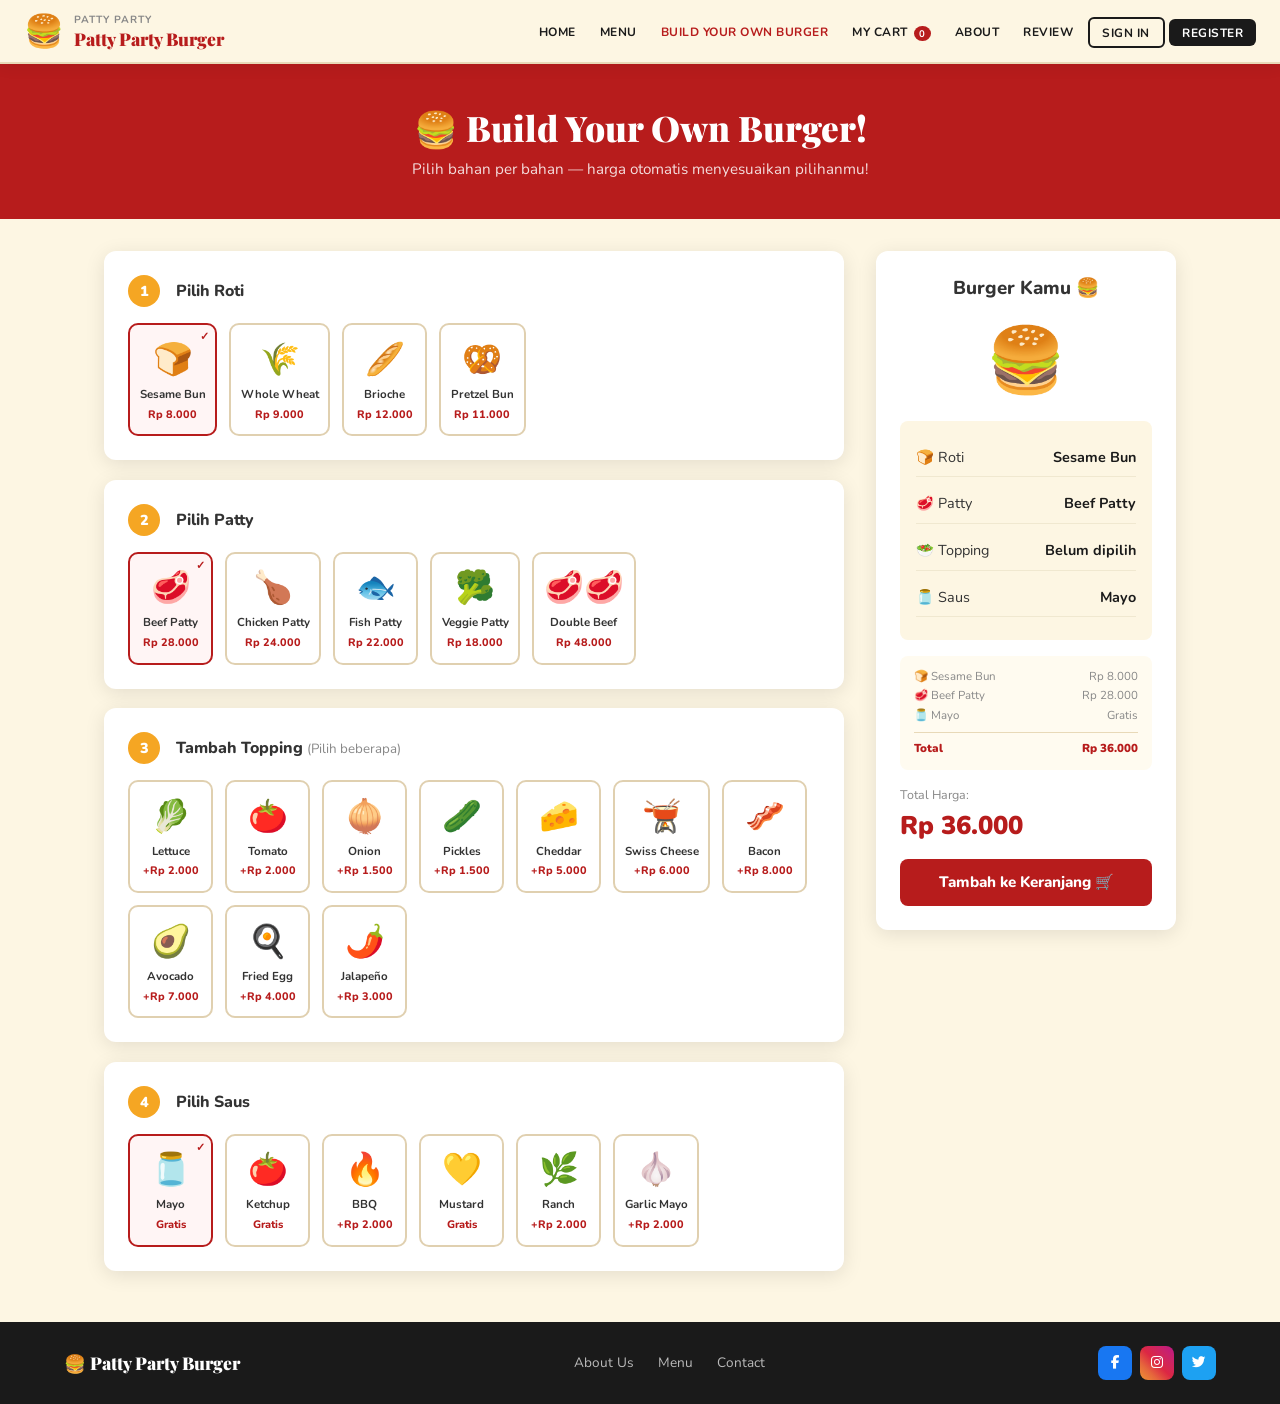
<file: build.html>
<!DOCTYPE html>
<html lang="en">
<head>
<meta charset="UTF-8">
<meta name="viewport" content="width=device-width, initial-scale=1.0">
<title>Patty Party Burger – Build Your Own</title>
<link rel="stylesheet" href="styles.css">
<link href="https://fonts.googleapis.com/css2?family=Playfair+Display:wght@700;900&family=Nunito:wght@400;600;700;800&display=swap" rel="stylesheet">
<link rel="stylesheet" href="https://cdnjs.cloudflare.com/ajax/libs/font-awesome/6.4.0/css/all.min.css">
<style>
/* Mobile price bar pinned at bottom */
.mobile-price-bar {
  display: none;
  position: fixed; bottom: 0; left: 0; right: 0;
  background: white; border-top: 2px solid #e8d9b8;
  padding: 0.75rem 1.2rem;
  box-shadow: 0 -4px 20px rgba(0,0,0,0.12);
  z-index: 900;
  align-items: center; justify-content: space-between; gap: 1rem;
}
.mobile-price-bar .mp-total { font-size: 1.1rem; font-weight: 900; color: var(--red); }
.mobile-price-bar .mp-label { font-size: 0.72rem; color: var(--gray); }
.mobile-price-bar .btn-add-burger { width: auto; padding: 0.7rem 1.5rem; font-size: 0.9rem; }
@media(max-width:1024px){
  .mobile-price-bar { display: flex; }
  .build-summary .btn-add-burger { display: none; }
  body { padding-bottom: 80px; }
}
@media(max-width:480px){
  .mobile-price-bar { padding: 0.6rem 1rem; }
  .mobile-price-bar .mp-total { font-size: 1rem; }
}
</style>
</head>
<body>
<nav class="navbar">
  <div class="nav-container">
    <a class="nav-logo" href="index.html">
      <div class="logo-icon">🍔</div>
      <div><div class="logo-small">Patty Party</div><div class="logo-main">Patty Party Burger</div></div>
    </a>
    <ul class="nav-links" id="navLinks">
      <li><a href="index.html" class="nav-link">Home</a></li>
      <li><a href="menu.html" class="nav-link">Menu</a></li>
      <li><a href="build.html" class="nav-link active">Build Your Own Burger</a></li>
      <li><a href="cart.html" class="nav-link">My Cart <span class="cart-badge">0</span></a></li>
      <li><a href="about.html" class="nav-link">About</a></li>
      <li><a href="review.html" class="nav-link">Review</a></li>
      <li><a href="signin.html" class="nav-link btn-signin">Sign In</a></li>
      <li><a href="signin.html#register" class="nav-link btn-register">Register</a></li>
    </ul>
    <button class="hamburger" onclick="document.getElementById('navLinks').classList.toggle('open')"><span></span><span></span><span></span></button>
  </div>
</nav>

<div class="page-hero" style="background:var(--red)">
  <h1>🍔 Build Your Own Burger!</h1>
  <p>Pilih bahan per bahan — harga otomatis menyesuaikan pilihanmu!</p>
</div>

<div class="build-container">
  <div class="build-steps">

    <!-- Step 1: Bread -->
    <div class="build-step">
      <div class="step-header"><span class="step-num">1</span><h3>Pilih Roti</h3></div>
      <div class="build-options" id="step-bread">
        <div class="build-option selected" onclick="selectOpt('bread',this)" data-name="Sesame Bun" data-price="8000">
          <span class="opt-emoji">🍞</span><span class="opt-name">Sesame Bun</span><span class="opt-price">Rp 8.000</span>
        </div>
        <div class="build-option" onclick="selectOpt('bread',this)" data-name="Whole Wheat" data-price="9000">
          <span class="opt-emoji">🌾</span><span class="opt-name">Whole Wheat</span><span class="opt-price">Rp 9.000</span>
        </div>
        <div class="build-option" onclick="selectOpt('bread',this)" data-name="Brioche" data-price="12000">
          <span class="opt-emoji">🥖</span><span class="opt-name">Brioche</span><span class="opt-price">Rp 12.000</span>
        </div>
        <div class="build-option" onclick="selectOpt('bread',this)" data-name="Pretzel Bun" data-price="11000">
          <span class="opt-emoji">🥨</span><span class="opt-name">Pretzel Bun</span><span class="opt-price">Rp 11.000</span>
        </div>
      </div>
    </div>

    <!-- Step 2: Patty -->
    <div class="build-step">
      <div class="step-header"><span class="step-num">2</span><h3>Pilih Patty</h3></div>
      <div class="build-options" id="step-patty">
        <div class="build-option selected" onclick="selectOpt('patty',this)" data-name="Beef Patty" data-price="28000">
          <span class="opt-emoji">🥩</span><span class="opt-name">Beef Patty</span><span class="opt-price">Rp 28.000</span>
        </div>
        <div class="build-option" onclick="selectOpt('patty',this)" data-name="Chicken Patty" data-price="24000">
          <span class="opt-emoji">🍗</span><span class="opt-name">Chicken Patty</span><span class="opt-price">Rp 24.000</span>
        </div>
        <div class="build-option" onclick="selectOpt('patty',this)" data-name="Fish Patty" data-price="22000">
          <span class="opt-emoji">🐟</span><span class="opt-name">Fish Patty</span><span class="opt-price">Rp 22.000</span>
        </div>
        <div class="build-option" onclick="selectOpt('patty',this)" data-name="Veggie Patty" data-price="18000">
          <span class="opt-emoji">🥦</span><span class="opt-name">Veggie Patty</span><span class="opt-price">Rp 18.000</span>
        </div>
        <div class="build-option" onclick="selectOpt('patty',this)" data-name="Double Beef" data-price="48000">
          <span class="opt-emoji">🥩🥩</span><span class="opt-name">Double Beef</span><span class="opt-price">Rp 48.000</span>
        </div>
      </div>
    </div>

    <!-- Step 3: Toppings -->
    <div class="build-step">
      <div class="step-header"><span class="step-num">3</span><h3>Tambah Topping <small style="font-weight:400;color:var(--gray)">(Pilih beberapa)</small></h3></div>
      <div class="build-options" id="step-toppings">
        <div class="build-option" onclick="toggleTop(this)" data-name="Lettuce" data-price="2000"><span class="opt-emoji">🥬</span><span class="opt-name">Lettuce</span><span class="opt-price">+Rp 2.000</span></div>
        <div class="build-option" onclick="toggleTop(this)" data-name="Tomato" data-price="2000"><span class="opt-emoji">🍅</span><span class="opt-name">Tomato</span><span class="opt-price">+Rp 2.000</span></div>
        <div class="build-option" onclick="toggleTop(this)" data-name="Onion" data-price="1500"><span class="opt-emoji">🧅</span><span class="opt-name">Onion</span><span class="opt-price">+Rp 1.500</span></div>
        <div class="build-option" onclick="toggleTop(this)" data-name="Pickles" data-price="1500"><span class="opt-emoji">🥒</span><span class="opt-name">Pickles</span><span class="opt-price">+Rp 1.500</span></div>
        <div class="build-option" onclick="toggleTop(this)" data-name="Cheddar" data-price="5000"><span class="opt-emoji">🧀</span><span class="opt-name">Cheddar</span><span class="opt-price">+Rp 5.000</span></div>
        <div class="build-option" onclick="toggleTop(this)" data-name="Swiss Cheese" data-price="6000"><span class="opt-emoji">🫕</span><span class="opt-name">Swiss Cheese</span><span class="opt-price">+Rp 6.000</span></div>
        <div class="build-option" onclick="toggleTop(this)" data-name="Bacon" data-price="8000"><span class="opt-emoji">🥓</span><span class="opt-name">Bacon</span><span class="opt-price">+Rp 8.000</span></div>
        <div class="build-option" onclick="toggleTop(this)" data-name="Avocado" data-price="7000"><span class="opt-emoji">🥑</span><span class="opt-name">Avocado</span><span class="opt-price">+Rp 7.000</span></div>
        <div class="build-option" onclick="toggleTop(this)" data-name="Fried Egg" data-price="4000"><span class="opt-emoji">🍳</span><span class="opt-name">Fried Egg</span><span class="opt-price">+Rp 4.000</span></div>
        <div class="build-option" onclick="toggleTop(this)" data-name="Jalapeño" data-price="3000"><span class="opt-emoji">🌶️</span><span class="opt-name">Jalapeño</span><span class="opt-price">+Rp 3.000</span></div>
      </div>
    </div>

    <!-- Step 4: Sauce -->
    <div class="build-step">
      <div class="step-header"><span class="step-num">4</span><h3>Pilih Saus</h3></div>
      <div class="build-options" id="step-sauce">
        <div class="build-option selected" onclick="selectOpt('sauce',this)" data-name="Mayo" data-price="0"><span class="opt-emoji">🫙</span><span class="opt-name">Mayo</span><span class="opt-price">Gratis</span></div>
        <div class="build-option" onclick="selectOpt('sauce',this)" data-name="Ketchup" data-price="0"><span class="opt-emoji">🍅</span><span class="opt-name">Ketchup</span><span class="opt-price">Gratis</span></div>
        <div class="build-option" onclick="selectOpt('sauce',this)" data-name="BBQ" data-price="2000"><span class="opt-emoji">🔥</span><span class="opt-name">BBQ</span><span class="opt-price">+Rp 2.000</span></div>
        <div class="build-option" onclick="selectOpt('sauce',this)" data-name="Mustard" data-price="0"><span class="opt-emoji">💛</span><span class="opt-name">Mustard</span><span class="opt-price">Gratis</span></div>
        <div class="build-option" onclick="selectOpt('sauce',this)" data-name="Ranch" data-price="2000"><span class="opt-emoji">🌿</span><span class="opt-name">Ranch</span><span class="opt-price">+Rp 2.000</span></div>
        <div class="build-option" onclick="selectOpt('sauce',this)" data-name="Garlic Mayo" data-price="2000"><span class="opt-emoji">🧄</span><span class="opt-name">Garlic Mayo</span><span class="opt-price">+Rp 2.000</span></div>
      </div>
    </div>

  </div>

  <!-- Summary Panel -->
  <div class="build-summary">
    <h3>Burger Kamu 🍔</h3>
    <div class="summary-visual">🍔</div>
    <div class="summary-details">
      <div class="sum-row"><span>🍞 Roti</span><strong id="sum-bread">Sesame Bun</strong></div>
      <div class="sum-row"><span>🥩 Patty</span><strong id="sum-patty">Beef Patty</strong></div>
      <div class="sum-row"><span>🥗 Topping</span><strong id="sum-toppings">Belum dipilih</strong></div>
      <div class="sum-row"><span>🫙 Saus</span><strong id="sum-sauce">Mayo</strong></div>
    </div>
    <div class="price-breakdown" id="priceBreakdown"></div>
    <div class="summary-price-label">Total Harga:</div>
    <div class="summary-price" id="sum-price">Rp 36.000</div>
    <button class="btn-add-burger" onclick="addCustomBurger()">Tambah ke Keranjang 🛒</button>
  </div>
</div>

<!-- Mobile price bar -->
<div class="mobile-price-bar">
  <div>
    <div class="mp-label">Total Harga</div>
    <div class="mp-total" id="mobileTotalPrice">Rp 36.000</div>
  </div>
  <button class="btn-add-burger" onclick="addCustomBurger()">Tambah ke Keranjang 🛒</button>
</div>

<footer class="footer">
  <div class="footer-inner">
    <div class="footer-logo">🍔 Patty Party Burger</div>
    <div class="footer-links"><a href="about.html">About Us</a><a href="menu.html">Menu</a><a href="contact.html">Contact</a></div>
    <div class="footer-socials">
      <a href="#" class="social-btn fb"><i class="fab fa-facebook-f"></i></a>
      <a href="#" class="social-btn ig"><i class="fab fa-instagram"></i></a>
      <a href="#" class="social-btn tw"><i class="fab fa-twitter"></i></a>
    </div>
  </div>
</footer>

<script src="shared.js"></script>
<script>
// Read prices directly from data-price attributes — no separate PRICES object needed
const choices = {
  bread: { name: 'Sesame Bun', price: 8000 },
  patty: { name: 'Beef Patty', price: 28000 },
  sauce: { name: 'Mayo', price: 0 },
  toppings: []
};

function selectOpt(type, el) {
  el.parentElement.querySelectorAll('.build-option').forEach(o => o.classList.remove('selected'));
  el.classList.add('selected');
  choices[type] = {
    name: el.dataset.name,
    price: parseInt(el.dataset.price) || 0
  };
  updateSummary();
}

function toggleTop(el) {
  el.classList.toggle('selected');
  const name = el.dataset.name;
  const price = parseInt(el.dataset.price) || 0;
  if (el.classList.contains('selected')) {
    choices.toppings.push({ name, price });
  } else {
    choices.toppings = choices.toppings.filter(t => t.name !== name);
  }
  updateSummary();
}

function calcTotal() {
  let total = choices.bread.price + choices.patty.price + choices.sauce.price;
  choices.toppings.forEach(t => { total += t.price; });
  return total;
}

function fmt(n) { return 'Rp ' + n.toLocaleString('id-ID'); }

function updateSummary() {
  document.getElementById('sum-bread').textContent = choices.bread.name;
  document.getElementById('sum-patty').textContent = choices.patty.name;
  document.getElementById('sum-toppings').textContent = choices.toppings.length
    ? choices.toppings.map(t => t.name).join(', ')
    : 'Belum dipilih';
  document.getElementById('sum-sauce').textContent = choices.sauce.name;

  const total = calcTotal();
  const fmtTotal = fmt(total);
  document.getElementById('sum-price').textContent = fmtTotal;

  // Update mobile bar
  const mobileBar = document.getElementById('mobileTotalPrice');
  if (mobileBar) mobileBar.textContent = fmtTotal;

  // Breakdown
  let html = `<div class="pb-row"><span>🍞 ${choices.bread.name}</span><span>${fmt(choices.bread.price)}</span></div>`;
  html += `<div class="pb-row"><span>🥩 ${choices.patty.name}</span><span>${fmt(choices.patty.price)}</span></div>`;
  choices.toppings.forEach(t => {
    html += `<div class="pb-row"><span>➕ ${t.name}</span><span>${fmt(t.price)}</span></div>`;
  });
  html += `<div class="pb-row"><span>🫙 ${choices.sauce.name}</span><span>${choices.sauce.price > 0 ? fmt(choices.sauce.price) : 'Gratis'}</span></div>`;
  html += `<hr style="border:none;border-top:1px solid #e8d9b8;margin:0.4rem 0">`;
  html += `<div class="pb-row" style="font-weight:900;color:var(--red)"><span>Total</span><span>${fmtTotal}</span></div>`;
  document.getElementById('priceBreakdown').innerHTML = html;
}

function addCustomBurger() {
  const name = 'Custom ' + choices.patty.name + ' Burger';
  const total = calcTotal();
  const img = 'https://images.unsplash.com/photo-1568901346375-23c9450c58cd?w=300&q=80';
  addToCart(name, total, img);
  setTimeout(() => {
    if (confirm('✅ ' + name + ' (' + fmt(total) + ') ditambahkan!\n\nPergi ke keranjang sekarang?')) {
      location.href = 'cart.html';
    }
  }, 400);
}

updateSummary();
</script>
</body>
</html>
</file>
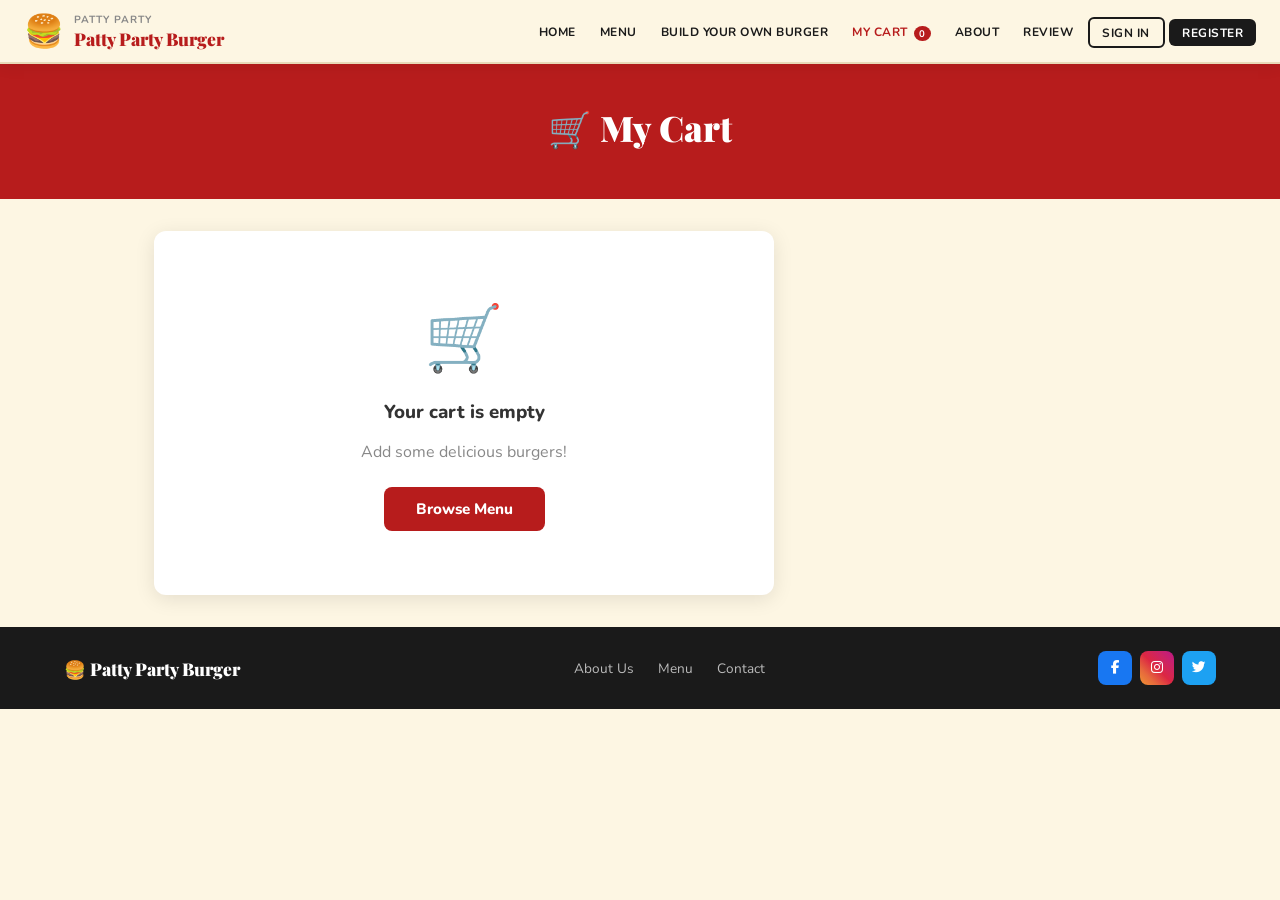
<file: cart.html>
<!DOCTYPE html>
<html lang="en">
<head>
<meta charset="UTF-8">
<meta name="viewport" content="width=device-width, initial-scale=1.0">
<title>Patty Party Burger – My Cart</title>
<link rel="stylesheet" href="styles.css">
<link href="https://fonts.googleapis.com/css2?family=Playfair+Display:wght@700;900&family=Nunito:wght@400;600;700;800&display=swap" rel="stylesheet">
<link rel="stylesheet" href="https://cdnjs.cloudflare.com/ajax/libs/font-awesome/6.4.0/css/all.min.css">
<style>
.cart-wrap { display: grid; grid-template-columns: 1fr 320px; gap: 2rem; padding: 2rem 5%; max-width: 1100px; margin: 0 auto; align-items: start; }
.cart-box { background: white; border-radius: var(--radius); overflow: hidden; box-shadow: var(--shadow); }
.empty-cart { padding: 4rem 2rem; text-align: center; }
.empty-cart div { font-size: 4rem; margin-bottom: 1rem; }
.empty-cart h3 { font-weight: 800; margin-bottom: 1rem; }
.cart-item { display: flex; align-items: center; gap: 1rem; padding: 1rem 1.5rem; border-bottom: 1px solid #f0e8d0; }
.cart-item img { width: 70px; height: 60px; object-fit: cover; border-radius: 8px; }
.item-info { flex: 1; }
.item-info h4 { font-weight: 800; font-size: 0.9rem; margin-bottom: 0.3rem; }
.item-price { color: var(--red); font-weight: 700; font-size: 0.85rem; }
.qty-controls { display: flex; align-items: center; gap: 0.5rem; }
.qty-btn { width: 28px; height: 28px; border: 2px solid var(--red); background: white; color: var(--red); border-radius: 6px; font-weight: 900; cursor: pointer; font-size: 0.9rem; }
.qty-btn:hover { background: var(--red); color: white; }
.qty-num { font-weight: 800; min-width: 20px; text-align: center; }
.btn-remove { background: var(--red); color: white; border: none; padding: 0.35rem 0.75rem; border-radius: 6px; font-weight: 700; cursor: pointer; font-size: 0.75rem; }
.order-summary { background: white; border-radius: var(--radius); padding: 1.5rem; box-shadow: var(--shadow); }
.order-summary h3 { font-weight: 800; margin-bottom: 1rem; }
.sum-row { display: flex; justify-content: space-between; padding: 0.6rem 0; font-size: 0.9rem; border-bottom: 1px solid #f0e8d0; }
.sum-row.total { font-weight: 900; font-size: 1.1rem; color: var(--red); border-bottom: none; }
.btn-checkout { width: 100%; background: var(--red); color: white; border: none; padding: 0.9rem; border-radius: 8px; font-weight: 800; font-size: 0.95rem; cursor: pointer; transition: 0.2s; margin-top: 1rem; font-family: 'Nunito', sans-serif; letter-spacing: 1px; }
.btn-checkout:hover { background: var(--red-light); }
@media(max-width:900px){ .cart-wrap { grid-template-columns: 1fr; } }
@media(max-width:480px){
  .cart-item { flex-wrap: wrap; gap: 0.75rem; }
  .cart-item img { width: 56px; height: 50px; }
  .btn-remove { font-size: 0.7rem; padding: 0.3rem 0.6rem; }
}
</style>
</head>
<body>
<nav class="navbar">
  <div class="nav-container">
    <a class="nav-logo" href="index.html">
      <div class="logo-icon">🍔</div>
      <div><div class="logo-small">Patty Party</div><div class="logo-main">Patty Party Burger</div></div>
    </a>
    <ul class="nav-links" id="navLinks">
      <li><a href="index.html" class="nav-link">Home</a></li>
      <li><a href="menu.html" class="nav-link">Menu</a></li>
      <li><a href="build.html" class="nav-link">Build Your Own Burger</a></li>
      <li><a href="cart.html" class="nav-link active">My Cart <span class="cart-badge">0</span></a></li>
      <li><a href="about.html" class="nav-link">About</a></li>
      <li><a href="review.html" class="nav-link">Review</a></li>
      <li><a href="signin.html" class="nav-link btn-signin">Sign In</a></li>
      <li><a href="signin.html#register" class="nav-link btn-register">Register</a></li>
    </ul>
    <button class="hamburger" onclick="document.getElementById('navLinks').classList.toggle('open')"><span></span><span></span><span></span></button>
  </div>
</nav>

<div class="page-hero" style="background:var(--red)"><h1>🛒 My Cart</h1></div>

<div class="cart-wrap">
  <!-- Cart items masuk ke sini -->
  <div id="cartItemsWrapper">
    <div class="cart-box" id="emptyState">
      <div class="empty-cart">
        <div>🛒</div>
        <h3>Your cart is empty</h3>
        <p style="color:var(--gray);margin-bottom:1.5rem">Add some delicious burgers!</p>
        <a href="menu.html" class="btn-primary" style="text-decoration:none;padding:0.75rem 2rem;border-radius:8px;font-weight:800">Browse Menu</a>
      </div>
    </div>
    <div class="cart-box" id="cartItemsList" style="display:none"></div>
  </div>

  <!-- Order Summary -->
  <div class="order-summary" id="orderSummary" style="display:none">
    <h3>Order Summary</h3>
    <div class="sum-row"><span>Subtotal</span><span id="subtotal">Rp 0</span></div>
    <div class="sum-row"><span>Delivery Fee</span><span>Rp 10.000</span></div>
    <div class="sum-row total"><span>Total</span><span id="totalAmt">Rp 0</span></div>
    <button class="btn-checkout" onclick="location.href='payment.html'">CHECKOUT →</button>
  </div>
</div>

<footer class="footer">
  <div class="footer-inner">
    <div class="footer-logo">🍔 Patty Party Burger</div>
    <div class="footer-links"><a href="about.html">About Us</a><a href="menu.html">Menu</a><a href="contact.html">Contact</a></div>
    <div class="footer-socials">
      <a href="#" class="social-btn fb"><i class="fab fa-facebook-f"></i></a>
      <a href="#" class="social-btn ig"><i class="fab fa-instagram"></i></a>
      <a href="#" class="social-btn tw"><i class="fab fa-twitter"></i></a>
    </div>
  </div>
</footer>

<script src="shared.js"></script>
<script>
function renderCart() {
  const cart = getCart();
  const emptyState  = document.getElementById('emptyState');
  const itemsList   = document.getElementById('cartItemsList');
  const summary     = document.getElementById('orderSummary');

  if (cart.length === 0) {
    emptyState.style.display  = 'block';
    itemsList.style.display   = 'none';
    summary.style.display     = 'none';
    return;
  }

  emptyState.style.display  = 'none';
  itemsList.style.display   = 'block';
  summary.style.display     = 'block';

  // Rebuild items
  itemsList.innerHTML = cart.map((item, idx) => `
    <div class="cart-item">
      <img src="${item.img}" alt="${item.name}" onerror="this.src='https://images.unsplash.com/photo-1568901346375-23c9450c58cd?w=300&q=80'">
      <div class="item-info">
        <h4>${item.name}</h4>
        <div class="item-price">Rp ${item.price.toLocaleString('id-ID')}</div>
      </div>
      <div class="qty-controls">
        <button class="qty-btn" onclick="chQty(${idx},-1)">−</button>
        <span class="qty-num">${item.qty}</span>
        <button class="qty-btn" onclick="chQty(${idx},1)">+</button>
      </div>
      <button class="btn-remove" onclick="rmItem(${idx})">REMOVE</button>
    </div>
  `).join('');

  const sub = cart.reduce((s, i) => s + i.price * i.qty, 0);
  document.getElementById('subtotal').textContent  = 'Rp ' + sub.toLocaleString('id-ID');
  document.getElementById('totalAmt').textContent  = 'Rp ' + (sub + 10000).toLocaleString('id-ID');
}

function chQty(idx, d) {
  const cart = getCart();
  cart[idx].qty += d;
  if (cart[idx].qty <= 0) cart.splice(idx, 1);
  saveCart(cart);
  renderCart();
}
function rmItem(idx) {
  const cart = getCart();
  cart.splice(idx, 1);
  saveCart(cart);
  renderCart();
}

window.addEventListener('load', renderCart);
</script>
</body>
</html>
</file>
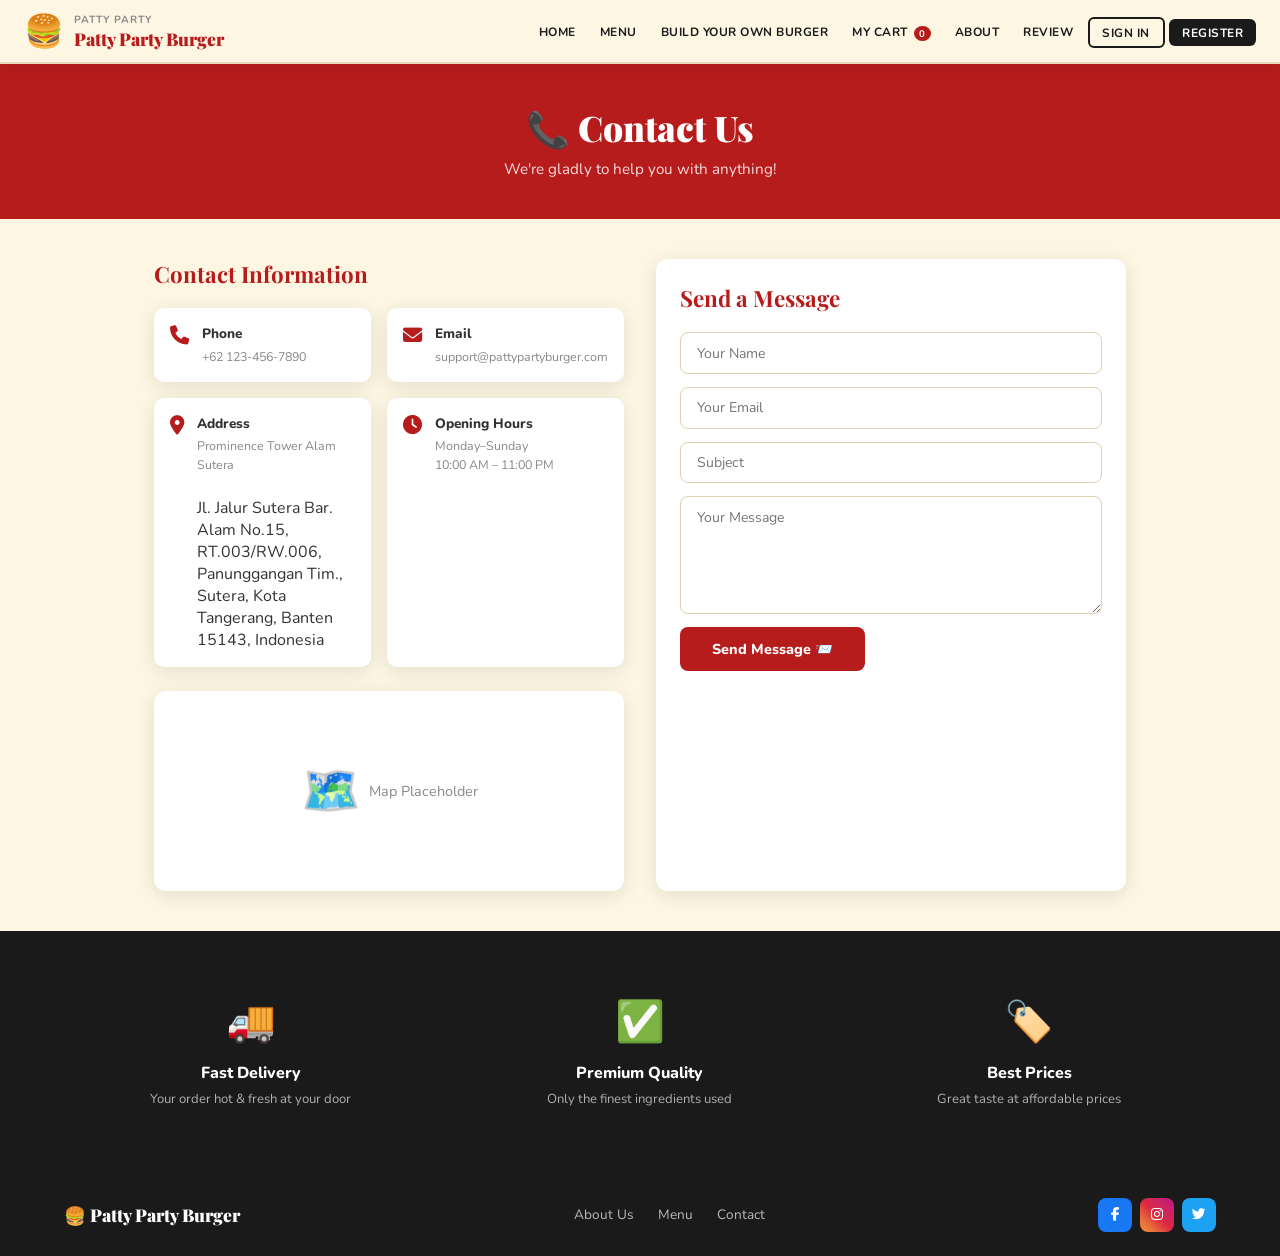
<file: contact.html>
<!DOCTYPE html>
<html lang="en">
<head>
<meta charset="UTF-8">
<meta name="viewport" content="width=device-width, initial-scale=1.0">
<title>Patty Party Burger – Contact Us</title>
<link rel="stylesheet" href="styles.css">
<link href="https://fonts.googleapis.com/css2?family=Playfair+Display:wght@700;900&family=Nunito:wght@400;600;700;800&display=swap" rel="stylesheet">
<link rel="stylesheet" href="https://cdnjs.cloudflare.com/ajax/libs/font-awesome/6.4.0/css/all.min.css">
<style>
.contact-wrap { display: grid; grid-template-columns: 1fr 1fr; gap: 2rem; padding: 2.5rem 5%; max-width: 1100px; margin: 0 auto; }
.contact-info h2, .contact-form-box h2 { font-family: 'Playfair Display', serif; font-size: 1.4rem; color: var(--red); margin-bottom: 1.2rem; }
.info-grid { display: grid; grid-template-columns: 1fr 1fr; gap: 1rem; }
.info-item { display: flex; gap: 0.8rem; align-items: flex-start; background: white; border-radius: 10px; padding: 1rem; box-shadow: var(--shadow); }
.info-item i { color: var(--red); font-size: 1.2rem; margin-top: 0.1rem; flex-shrink: 0; }
.info-item h4 { font-weight: 800; font-size: 0.85rem; margin-bottom: 0.2rem; }
.info-item p { font-size: 0.78rem; color: var(--gray); line-height: 1.55; }
.contact-form-box { background: white; border-radius: var(--radius); padding: 1.5rem; box-shadow: var(--shadow); }
.contact-form-box .form-input { margin-bottom: 0.8rem; }
.contact-form-box .form-textarea { margin-bottom: 0.8rem; }
.btn-send { background: var(--red); color: white; border: none; padding: 0.75rem 2rem; border-radius: 8px; font-weight: 800; cursor: pointer; font-size: 0.9rem; transition: 0.2s; font-family: 'Nunito', sans-serif; }
.btn-send:hover { background: var(--red-light); }
.dark-features { display: grid; grid-template-columns: repeat(3,1fr); gap: 1rem; padding: 2.5rem 5%; background: var(--dark); color: white; }
.dark-features .feature { color: white; }
.dark-features .feature p { color: rgba(255,255,255,0.65); }
@media(max-width:768px){ .contact-wrap { grid-template-columns: 1fr; } .info-grid { grid-template-columns: 1fr; } .dark-features { grid-template-columns: 1fr; } }
</style>
</head>
<body>
<nav class="navbar">
  <div class="nav-container">
    <a class="nav-logo" href="index.html">
      <div class="logo-icon">🍔</div>
      <div><div class="logo-small">Patty Party</div><div class="logo-main">Patty Party Burger</div></div>
    </a>
    <ul class="nav-links" id="navLinks">
      <li><a href="index.html" class="nav-link">Home</a></li>
      <li><a href="menu.html" class="nav-link">Menu</a></li>
      <li><a href="build.html" class="nav-link">Build Your Own Burger</a></li>
      <li><a href="cart.html" class="nav-link">My Cart <span class="cart-badge">0</span></a></li>
      <li><a href="about.html" class="nav-link">About</a></li>
      <li><a href="review.html" class="nav-link">Review</a></li>
      <li><a href="signin.html" class="nav-link btn-signin">Sign In</a></li>
      <li><a href="signin.html#register" class="nav-link btn-register">Register</a></li>
    </ul>
    <button class="hamburger" onclick="document.getElementById('navLinks').classList.toggle('open')"><span></span><span></span><span></span></button>
  </div>
</nav>

<div class="page-hero" style="background:var(--red)">
  <h1>📞 Contact Us</h1>
  <p>We're gladly to help you with anything!</p>
</div>

<div class="contact-wrap">
  <div class="contact-info">
    <h2>Contact Information</h2>
    <div class="info-grid">
      <div class="info-item">
        <i class="fas fa-phone"></i>
        <div><h4>Phone</h4><p>+62 123-456-7890</p></div>
      </div>
      <div class="info-item">
        <i class="fas fa-envelope"></i>
        <div><h4>Email</h4><p>support@pattypartyburger.com</p></div>
      </div>
      <div class="info-item">
        <i class="fas fa-map-marker-alt"></i>
        <div><h4>Address</h4><p>Prominence Tower Alam Sutera</p><br>Jl. Jalur Sutera Bar. Alam No.15, RT.003/RW.006, Panunggangan Tim., Sutera, Kota Tangerang, Banten 15143, Indonesia</p></div>
      </div>
      <div class="info-item">
        <i class="fas fa-clock"></i>
        <div><h4>Opening Hours</h4><p>Monday–Sunday<br>10:00 AM – 11:00 PM</p></div>
      </div>
    </div>
    <!-- Map placeholder -->
    <div style="margin-top:1.5rem;background:white;border-radius:var(--radius);overflow:hidden;box-shadow:var(--shadow);height:200px;display:flex;align-items:center;justify-content:center;font-size:3rem;color:var(--gray);">
      🗺️ <span style="font-size:0.9rem;margin-left:0.5rem;font-family:'Nunito',sans-serif;color:var(--gray)">Map Placeholder</span>
    </div>
  </div>

  <div class="contact-form-box">
    <h2>Send a Message</h2>
    <input type="text" placeholder="Your Name" class="form-input" id="cName">
    <input type="email" placeholder="Your Email" class="form-input" id="cEmail">
    <input type="text" placeholder="Subject" class="form-input" id="cSubject">
    <textarea class="form-textarea" placeholder="Your Message" rows="5" id="cMsg"></textarea>
    <button class="btn-send" onclick="sendMsg()">Send Message 📨</button>
  </div>
</div>

<div class="dark-features">
  <div class="feature"><div class="feat-icon">🚚</div><h4>Fast Delivery</h4><p>Your order hot & fresh at your door</p></div>
  <div class="feature"><div class="feat-icon">✅</div><h4>Premium Quality</h4><p>Only the finest ingredients used</p></div>
  <div class="feature"><div class="feat-icon">🏷️</div><h4>Best Prices</h4><p>Great taste at affordable prices</p></div>
</div>

<footer class="footer">
  <div class="footer-inner">
    <div class="footer-logo">🍔 Patty Party Burger</div>
    <div class="footer-links"><a href="about.html">About Us</a><a href="menu.html">Menu</a><a href="contact.html">Contact</a></div>
    <div class="footer-socials">
      <a href="#" class="social-btn fb"><i class="fab fa-facebook-f"></i></a>
      <a href="#" class="social-btn ig"><i class="fab fa-instagram"></i></a>
      <a href="#" class="social-btn tw"><i class="fab fa-twitter"></i></a>
    </div>
  </div>
</footer>

<script src="shared.js"></script>
<script>
function sendMsg() {
  const name = document.getElementById('cName').value.trim();
  const msg = document.getElementById('cMsg').value.trim();
  if (!name || !msg) { showToast('⚠️ Please fill in all fields'); return; }
  showToast('✅ Message sent! We will reply within 24 hours.');
  document.getElementById('cName').value = '';
  document.getElementById('cEmail').value = '';
  document.getElementById('cSubject').value = '';
  document.getElementById('cMsg').value = '';
}
</script>
</body>
</html>
</file>
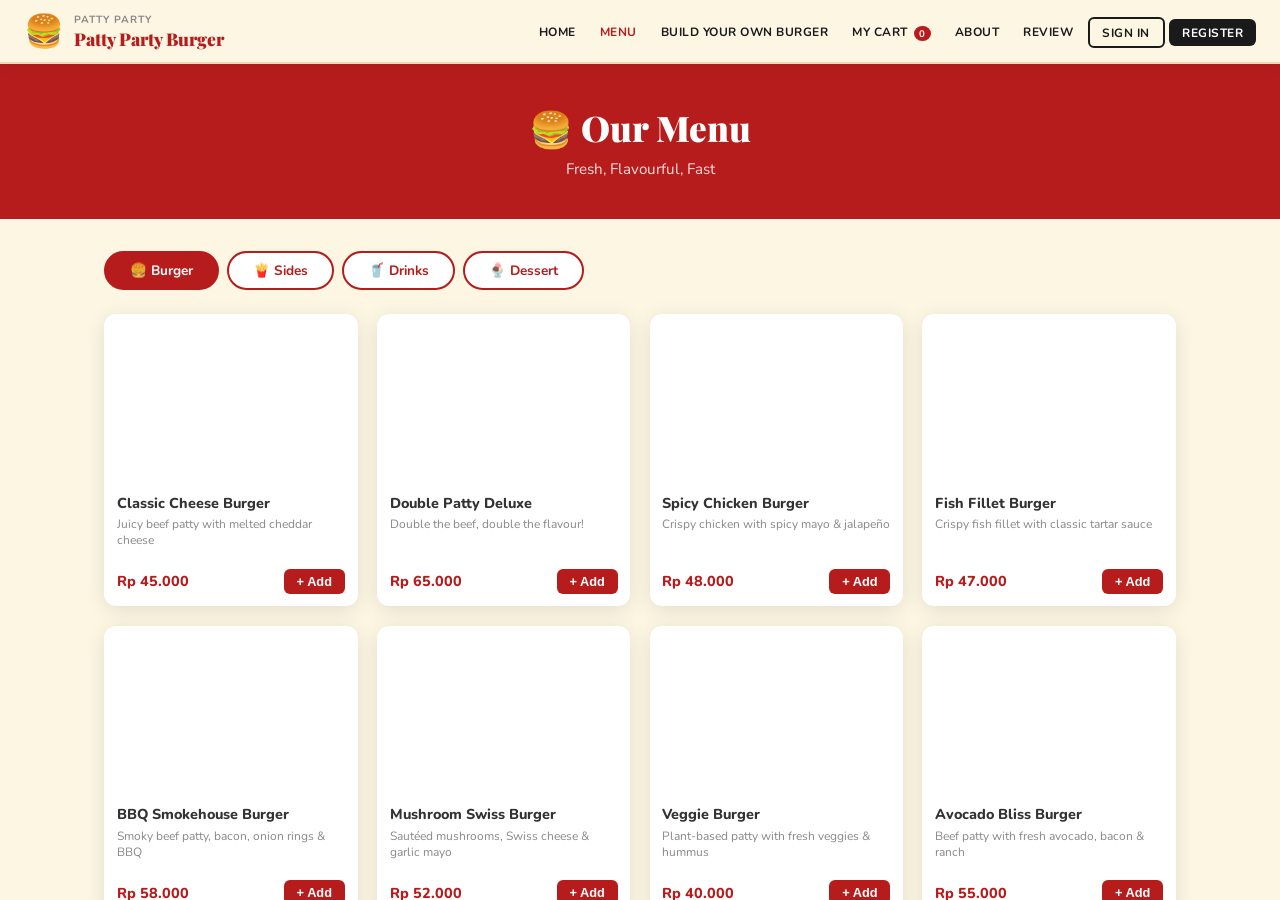
<file: menu.html>
<!DOCTYPE html>
<html lang="en">
<head>
<meta charset="UTF-8">
<meta name="viewport" content="width=device-width, initial-scale=1.0">
<title>Patty Party Burger – Menu</title>
<link rel="stylesheet" href="styles.css">
<link href="https://fonts.googleapis.com/css2?family=Playfair+Display:wght@700;900&family=Nunito:wght@400;600;700;800&display=swap" rel="stylesheet">
<link rel="stylesheet" href="https://cdnjs.cloudflare.com/ajax/libs/font-awesome/6.4.0/css/all.min.css">
<style>
.menu-wrap { padding: 2rem 5%; max-width: 1200px; margin: 0 auto; }
.menu-tabs { display: flex; gap: 0.5rem; margin-bottom: 1.5rem; flex-wrap: wrap; }
.menu-tab {
  padding: 0.5rem 1.5rem; border: 2px solid var(--red);
  background: white; color: var(--red); border-radius: 25px;
  font-weight: 700; cursor: pointer; transition: 0.2s;
  font-family: 'Nunito', sans-serif; font-size: 0.85rem;
}
.menu-tab.active, .menu-tab:hover { background: var(--red); color: white; }
.menu-grid { display: grid; grid-template-columns: repeat(auto-fill, minmax(210px, 1fr)); gap: 1.2rem; }
.burger-card { animation: fadeIn 0.3s ease; }
@keyframes fadeIn { from { opacity: 0; transform: translateY(10px); } to { opacity: 1; transform: translateY(0); } }
.empty-menu { text-align: center; padding: 3rem; color: var(--gray); font-size: 1rem; grid-column: 1/-1; }
@media(max-width:480px){ .menu-grid { grid-template-columns: 1fr 1fr; } }
</style>
</head>
<body>

<nav class="navbar">
  <div class="nav-container">
    <a class="nav-logo" href="index.html">
      <div class="logo-icon">🍔</div>
      <div><div class="logo-small">Patty Party</div><div class="logo-main">Patty Party Burger</div></div>
    </a>
    <ul class="nav-links" id="navLinks">
      <li><a href="index.html" class="nav-link">Home</a></li>
      <li><a href="menu.html" class="nav-link active">Menu</a></li>
      <li><a href="build.html" class="nav-link">Build Your Own Burger</a></li>
      <li><a href="cart.html" class="nav-link">My Cart <span class="cart-badge">0</span></a></li>
      <li><a href="about.html" class="nav-link">About</a></li>
      <li><a href="review.html" class="nav-link">Review</a></li>
      <li><a href="signin.html" class="nav-link btn-signin">Sign In</a></li>
      <li><a href="signin.html#register" class="nav-link btn-register">Register</a></li>
    </ul>
    <button class="hamburger" onclick="document.getElementById('navLinks').classList.toggle('open')"><span></span><span></span><span></span></button>
  </div>
</nav>

<div class="page-hero" style="background:var(--red)">
  <h1>🍔 Our Menu</h1>
  <p>Fresh, Flavourful, Fast</p>
</div>

<div class="menu-wrap">
  <div class="menu-tabs">
    <button class="menu-tab active" onclick="filterMenu('burger',this)">🍔 Burger</button>
    <button class="menu-tab" onclick="filterMenu('sides',this)">🍟 Sides</button>
    <button class="menu-tab" onclick="filterMenu('drinks',this)">🥤 Drinks</button>
    <button class="menu-tab" onclick="filterMenu('dessert',this)">🍨 Dessert</button>
  </div>
  <div class="menu-grid" id="menuGrid">
    <div class="empty-menu">⏳ Loading menu...</div>
  </div>
</div>

<footer class="footer">
  <div class="footer-inner">
    <div class="footer-logo">🍔 Patty Party Burger</div>
    <div class="footer-links"><a href="about.html">About Us</a><a href="menu.html">Menu</a><a href="contact.html">Contact</a></div>
    <div class="footer-socials">
      <a href="#" class="social-btn fb"><i class="fab fa-facebook-f"></i></a>
      <a href="#" class="social-btn ig"><i class="fab fa-instagram"></i></a>
      <a href="#" class="social-btn tw"><i class="fab fa-twitter"></i></a>
    </div>
  </div>
</footer>

<script src="shared.js"></script>
<script>
let currentCat = 'burger';

function filterMenu(cat, btn) {
  currentCat = cat;
  document.querySelectorAll('.menu-tab').forEach(t => t.classList.remove('active'));
  if (btn) btn.classList.add('active');
  renderMenu();
}

function renderMenu() {
  const grid = document.getElementById('menuGrid');
  const items = menuData[currentCat] || [];

  if (!items.length) {
    grid.innerHTML = '<div class="empty-menu">No items in this category.</div>';
    return;
  }

  grid.innerHTML = items.map(item => `
    <div class="burger-card" onclick="addToCart('${item.name.replace(/'/g,"\\'")}', ${item.price}, '${item.img}')">
      <img src="${item.img}" alt="${item.name}" loading="lazy"
           onerror="this.src='https://images.unsplash.com/photo-1568901346375-23c9450c58cd?w=300&q=80'">
      <h4>${item.name}</h4>
      <p>${item.desc}</p>
      <div class="card-footer">
        <span class="price">Rp ${item.price.toLocaleString('id-ID')}</span>
        <button class="btn-add" onclick="event.stopPropagation();addToCart('${item.name.replace(/'/g,"\\'")}', ${item.price}, '${item.img}')">+ Add</button>
      </div>
    </div>
  `).join('');
}

window.addEventListener('load', renderMenu);
</script>
</body>
</html>
</file>
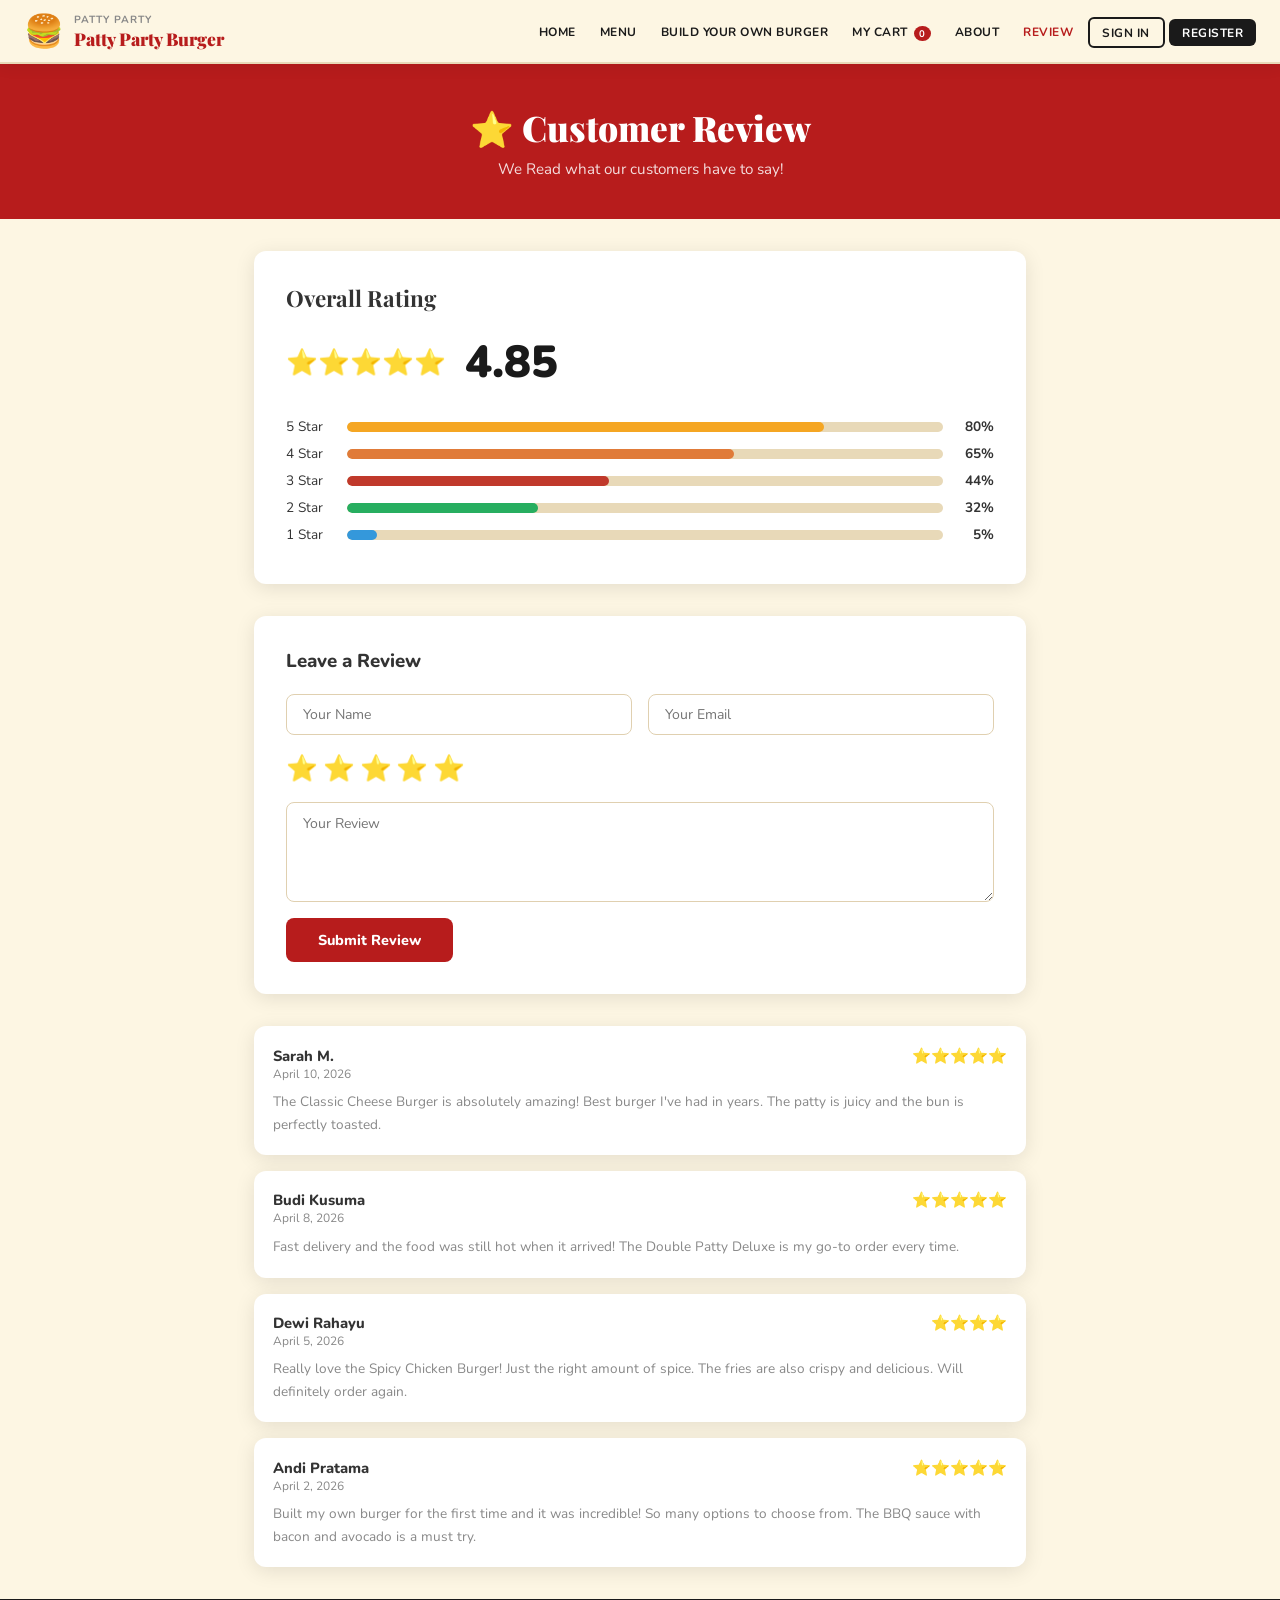
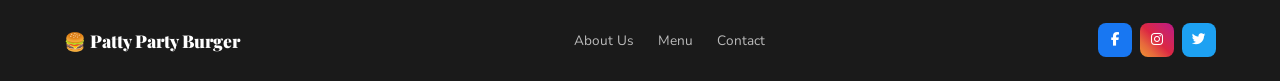
<file: review.html>
<!DOCTYPE html>
<html lang="en">
<head>
<meta charset="UTF-8">
<meta name="viewport" content="width=device-width, initial-scale=1.0">
<title>Patty Party Burger – Customer Review</title>
<link rel="stylesheet" href="styles.css">
<link href="https://fonts.googleapis.com/css2?family=Playfair+Display:wght@700;900&family=Nunito:wght@400;600;700;800&display=swap" rel="stylesheet">
<link rel="stylesheet" href="https://cdnjs.cloudflare.com/ajax/libs/font-awesome/6.4.0/css/all.min.css">
<style>
.review-wrap { padding: 2rem 5%; max-width: 900px; margin: 0 auto; }
.rating-box { background: white; border-radius: var(--radius); padding: 2rem; box-shadow: var(--shadow); margin-bottom: 2rem; }
.rating-box h2 { font-family: 'Playfair Display', serif; font-size: 1.4rem; margin-bottom: 1.2rem; }
.big-num { display: flex; align-items: center; gap: 1.2rem; margin-bottom: 1.5rem; }
.stars-lg { font-size: 1.6rem; }
.num-lg { font-size: 2.8rem; font-weight: 900; color: var(--dark); }
.bar-row { display: flex; align-items: center; gap: 0.8rem; margin-bottom: 0.5rem; font-size: 0.85rem; }
.bar-row span:first-child { min-width: 48px; }
.bar-track { flex: 1; height: 10px; background: #e8d9b8; border-radius: 5px; overflow: hidden; }
.bar-fill { height: 100%; border-radius: 5px; }
.bar-row span:last-child { min-width: 38px; text-align: right; font-weight: 700; }
.review-form { background: white; border-radius: var(--radius); padding: 2rem; box-shadow: var(--shadow); margin-bottom: 2rem; }
.review-form h3 { font-weight: 800; margin-bottom: 1.2rem; }
.form-row { display: grid; grid-template-columns: 1fr 1fr; gap: 1rem; margin-bottom: 1rem; }
.star-pick { font-size: 1.6rem; cursor: pointer; margin-bottom: 1rem; display: flex; gap: 0.3rem; }
.star-pick span { transition: transform 0.1s; }
.star-pick span:hover { transform: scale(1.2); }
.btn-submit { background: var(--red); color: white; border: none; padding: 0.75rem 2rem; border-radius: 8px; font-weight: 800; cursor: pointer; font-size: 0.9rem; transition: 0.2s; font-family: 'Nunito', sans-serif; }
.btn-submit:hover { background: var(--red-light); }
.reviews-list { display: flex; flex-direction: column; gap: 1rem; }
.rev-card { background: white; border-radius: var(--radius); padding: 1.2rem; box-shadow: var(--shadow); }
.rev-top { display: flex; justify-content: space-between; align-items: flex-start; margin-bottom: 0.6rem; }
.rev-name { font-weight: 800; font-size: 0.92rem; }
.rev-date { font-size: 0.75rem; color: var(--gray); }
.rev-stars { font-size: 0.95rem; }
.rev-text { font-size: 0.85rem; color: var(--gray); line-height: 1.65; }
@media(max-width:600px){ .form-row { grid-template-columns: 1fr; } }
</style>
</head>
<body>
<nav class="navbar">
  <div class="nav-container">
    <a class="nav-logo" href="index.html">
      <div class="logo-icon">🍔</div>
      <div><div class="logo-small">Patty Party</div><div class="logo-main">Patty Party Burger</div></div>
    </a>
    <ul class="nav-links" id="navLinks">
      <li><a href="index.html" class="nav-link">Home</a></li>
      <li><a href="menu.html" class="nav-link">Menu</a></li>
      <li><a href="build.html" class="nav-link">Build Your Own Burger</a></li>
      <li><a href="cart.html" class="nav-link">My Cart <span class="cart-badge">0</span></a></li>
      <li><a href="about.html" class="nav-link">About</a></li>
      <li><a href="review.html" class="nav-link active">Review</a></li>
      <li><a href="signin.html" class="nav-link btn-signin">Sign In</a></li>
      <li><a href="signin.html#register" class="nav-link btn-register">Register</a></li>
    </ul>
    <button class="hamburger" onclick="document.getElementById('navLinks').classList.toggle('open')"><span></span><span></span><span></span></button>
  </div>
</nav>

<div class="page-hero" style="background:var(--red)">
  <h1>⭐ Customer Review</h1>
  <p>We Read what our customers have to say!</p>
</div>

<div class="review-wrap">
  <!-- Rating Summary -->
  <div class="rating-box">
    <h2>Overall Rating</h2>
    <div class="big-num">
      <div class="stars-lg">⭐⭐⭐⭐⭐</div>
      <div class="num-lg">4.85</div>
    </div>
    <div class="bar-row"><span>5 Star</span><div class="bar-track"><div class="bar-fill" style="width:80%;background:#f5a623"></div></div><span>80%</span></div>
    <div class="bar-row"><span>4 Star</span><div class="bar-track"><div class="bar-fill" style="width:65%;background:#e07b39"></div></div><span>65%</span></div>
    <div class="bar-row"><span>3 Star</span><div class="bar-track"><div class="bar-fill" style="width:44%;background:#c0392b"></div></div><span>44%</span></div>
    <div class="bar-row"><span>2 Star</span><div class="bar-track"><div class="bar-fill" style="width:32%;background:#27ae60"></div></div><span>32%</span></div>
    <div class="bar-row"><span>1 Star</span><div class="bar-track"><div class="bar-fill" style="width:5%;background:#3498db"></div></div><span>5%</span></div>
  </div>

  <!-- Leave Review -->
  <div class="review-form">
    <h3>Leave a Review</h3>
    <div class="form-row">
      <input type="text" placeholder="Your Name" class="form-input" id="revName">
      <input type="email" placeholder="Your Email" class="form-input" id="revEmail">
    </div>
    <div class="star-pick" id="starPick">
      <span onclick="setRating(1)">⭐</span>
      <span onclick="setRating(2)">⭐</span>
      <span onclick="setRating(3)">⭐</span>
      <span onclick="setRating(4)">⭐</span>
      <span onclick="setRating(5)">⭐</span>
    </div>
    <textarea class="form-textarea" placeholder="Your Review" id="revText" style="margin-bottom:1rem"></textarea>
    <button class="btn-submit" onclick="submitReview()">Submit Review</button>
  </div>

  <!-- Reviews List -->
  <div class="reviews-list" id="reviewsList">
    <div class="rev-card">
      <div class="rev-top"><div><div class="rev-name">Sarah M.</div><div class="rev-date">April 10, 2026</div></div><div class="rev-stars">⭐⭐⭐⭐⭐</div></div>
      <div class="rev-text">The Classic Cheese Burger is absolutely amazing! Best burger I've had in years. The patty is juicy and the bun is perfectly toasted.</div>
    </div>
    <div class="rev-card">
      <div class="rev-top"><div><div class="rev-name">Budi Kusuma</div><div class="rev-date">April 8, 2026</div></div><div class="rev-stars">⭐⭐⭐⭐⭐</div></div>
      <div class="rev-text">Fast delivery and the food was still hot when it arrived! The Double Patty Deluxe is my go-to order every time.</div>
    </div>
    <div class="rev-card">
      <div class="rev-top"><div><div class="rev-name">Dewi Rahayu</div><div class="rev-date">April 5, 2026</div></div><div class="rev-stars">⭐⭐⭐⭐</div></div>
      <div class="rev-text">Really love the Spicy Chicken Burger! Just the right amount of spice. The fries are also crispy and delicious. Will definitely order again.</div>
    </div>
    <div class="rev-card">
      <div class="rev-top"><div><div class="rev-name">Andi Pratama</div><div class="rev-date">April 2, 2026</div></div><div class="rev-stars">⭐⭐⭐⭐⭐</div></div>
      <div class="rev-text">Built my own burger for the first time and it was incredible! So many options to choose from. The BBQ sauce with bacon and avocado is a must try.</div>
    </div>
  </div>
</div>

<footer class="footer">
  <div class="footer-inner">
    <div class="footer-logo">🍔 Patty Party Burger</div>
    <div class="footer-links"><a href="about.html">About Us</a><a href="menu.html">Menu</a><a href="contact.html">Contact</a></div>
    <div class="footer-socials">
      <a href="#" class="social-btn fb"><i class="fab fa-facebook-f"></i></a>
      <a href="#" class="social-btn ig"><i class="fab fa-instagram"></i></a>
      <a href="#" class="social-btn tw"><i class="fab fa-twitter"></i></a>
    </div>
  </div>
</footer>

<script src="shared.js"></script>
<script>
let rating = 5;
function setRating(n) {
  rating = n;
  document.querySelectorAll('#starPick span').forEach((s,i) => s.style.opacity = i < n ? '1' : '0.3');
}
function submitReview() {
  const name = document.getElementById('revName').value.trim() || 'Anonymous';
  const text = document.getElementById('revText').value.trim();
  if (!text) { showToast('⚠️ Please write your review'); return; }
  const stars = '⭐'.repeat(rating);
  const today = new Date().toLocaleDateString('en-US',{year:'numeric',month:'long',day:'numeric'});
  const card = document.createElement('div');
  card.className = 'rev-card';
  card.style.animation = 'slideUp 0.3s ease';
  card.innerHTML = `
    <div class="rev-top">
      <div><div class="rev-name">${name}</div><div class="rev-date">${today}</div></div>
      <div class="rev-stars">${stars}</div>
    </div>
    <div class="rev-text">${text}</div>
  `;
  const list = document.getElementById('reviewsList');
  list.insertBefore(card, list.firstChild);
  document.getElementById('revName').value = '';
  document.getElementById('revEmail').value = '';
  document.getElementById('revText').value = '';
  setRating(5);
  showToast('✅ Thank you for your review!');
}
</script>
</body>
</html>
</file>
<file: styles.css>
/* ===== CSS VARIABLES ===== */
:root {
  --red: #b71c1c;
  --red-light: #ef5350;
  --gold: #f5a623;
  --cream: #fdf6e3;
  --dark: #1a1a1a;
  --text: #333;
  --gray: #888;
  --white: #fff;
  --card-bg: #fff;
  --shadow: 0 4px 20px rgba(0,0,0,0.1);
  --radius: 12px;
}

* { margin: 0; padding: 0; box-sizing: border-box; }

body {
  font-family: 'Nunito', sans-serif;
  background: var(--cream);
  color: var(--text);
  overflow-x: hidden;
}

/* ===== PAGES ===== */
.page { display: none; min-height: 80vh; }
.page.active { display: block; }

/* ===== NAVBAR ===== */
.navbar {
  position: sticky; top: 0; z-index: 1000;
  background: var(--cream);
  border-bottom: 2px solid #e8d9b8;
  box-shadow: 0 2px 15px rgba(0,0,0,0.08);
}
.nav-container {
  max-width: 1300px; margin: 0 auto;
  display: flex; align-items: center; justify-content: space-between;
  padding: 0.6rem 1.5rem;
}
.nav-logo { display: flex; align-items: center; gap: 0.6rem; cursor: pointer; text-decoration: none; }
.logo-icon { font-size: 2rem; }
.logo-small { font-size: 0.65rem; color: var(--gray); font-weight: 700; text-transform: uppercase; letter-spacing: 1px; }
.logo-main { font-family: 'Playfair Display', serif; font-size: 1.1rem; color: var(--red); font-weight: 900; }
.nav-links { display: flex; align-items: center; gap: 0.3rem; list-style: none; }
.nav-link {
  text-decoration: none; color: var(--dark);
  font-size: 0.75rem; font-weight: 700; padding: 0.4rem 0.6rem;
  border-radius: 6px; transition: all 0.2s; text-transform: uppercase; letter-spacing: 0.5px;
  cursor: pointer;
}
.nav-link:hover, .nav-link.active { color: var(--red); }
.btn-signin {
  border: 2px solid var(--dark); border-radius: 6px !important; padding: 0.35rem 0.8rem !important;
}
.btn-register {
  background: var(--dark); color: var(--white) !important;
  border-radius: 6px !important; padding: 0.35rem 0.8rem !important;
}
.btn-register:hover { background: var(--red) !important; border-color: var(--red); }
.cart-badge {
  background: var(--red); color: white; border-radius: 50%;
  font-size: 0.6rem; padding: 1px 5px; margin-left: 3px; vertical-align: middle;
}
.hamburger {
  display: none; background: none; border: none; cursor: pointer;
  flex-direction: column; gap: 5px; padding: 5px;
}
.hamburger span {
  display: block; width: 25px; height: 2px;
  background: var(--dark); border-radius: 2px; transition: 0.3s;
}

/* ===== HERO ===== */
.hero {
  background: var(--red); color: white;
  display: flex; align-items: center; justify-content: space-between;
  padding: 3rem 5% 3rem;
  position: relative; overflow: hidden; min-height: 320px;
}
.hero-content { flex: 1; max-width: 45%; z-index: 2; }
.hero-title {
  font-family: 'Playfair Display', serif;
  font-size: clamp(1.8rem, 4vw, 3rem); font-weight: 900;
  line-height: 1.1; margin-bottom: 1rem; text-transform: uppercase;
}
.hero-sub { font-size: 1rem; opacity: 0.9; margin-bottom: 1.5rem; line-height: 1.6; }
.btn-hero {
  background: var(--cream); color: var(--red);
  border: none; padding: 0.75rem 2rem; border-radius: 8px;
  font-weight: 800; font-size: 0.95rem; cursor: pointer; transition: 0.2s;
  font-family: 'Nunito', sans-serif;
}
.btn-hero:hover { background: white; transform: translateY(-2px); }
.hero-img { flex: 1; display: flex; justify-content: flex-end; z-index: 2; }
.hero-img img { width: 100%; max-width: 420px; border-radius: 12px; object-fit: cover; max-height: 260px; }
.hero-badge {
  position: absolute; top: 1.5rem; right: 2%;
  background: var(--gold); color: white; border-radius: 50%;
  width: 80px; height: 80px; display: flex; flex-direction: column;
  align-items: center; justify-content: center; font-weight: 900; font-size: 0.8rem;
  box-shadow: 0 4px 15px rgba(0,0,0,0.2);
}
.hero-badge span { font-size: 1rem; font-weight: 900; }
.hero-badge small { font-size: 0.55rem; opacity: 0.9; }

/* ===== SECTION POPULAR ===== */
.section-popular { padding: 3rem 5%; background: var(--cream); }
.section-title { font-family: 'Playfair Display', serif; font-size: clamp(1.3rem, 2.5vw, 1.8rem); text-align: center; margin-bottom: 2rem; }
.section-title span { color: var(--red); }
.popular-grid { display: grid; grid-template-columns: repeat(auto-fill, minmax(220px, 1fr)); gap: 1.2rem; margin-bottom: 2rem; }
.burger-card {
  background: white; border-radius: var(--radius); overflow: hidden;
  box-shadow: var(--shadow); transition: transform 0.2s, box-shadow 0.2s; cursor: pointer;
}
.burger-card:hover { transform: translateY(-5px); box-shadow: 0 8px 30px rgba(0,0,0,0.15); }
.burger-card img { width: 100%; height: 160px; object-fit: cover; }
.burger-card h4 { padding: 0.8rem 0.8rem 0.2rem; font-weight: 800; font-size: 0.9rem; }
.burger-card p { padding: 0 0.8rem; font-size: 0.75rem; color: var(--gray); min-height: 2.5rem; }
.card-footer { display: flex; align-items: center; justify-content: space-between; padding: 0.8rem; }
.price { font-weight: 800; color: var(--red); font-size: 0.9rem; }
.btn-add {
  background: var(--red); color: white; border: none;
  padding: 0.3rem 0.8rem; border-radius: 6px; font-weight: 700; font-size: 0.8rem; cursor: pointer;
  transition: 0.2s;
}
.btn-add:hover { background: var(--red-light); }
.btn-primary {
  display: inline-block; background: var(--red); color: white;
  border: none; padding: 0.75rem 2rem; border-radius: 8px;
  font-weight: 800; font-size: 0.95rem; cursor: pointer; transition: 0.2s;
  font-family: 'Nunito', sans-serif; text-decoration: none;
}
.btn-primary:hover { background: var(--red-light); }
.btn-viewmenu {
  display: block; margin: 0 auto; background: var(--dark); color: white;
  border: none; padding: 0.75rem 2.5rem; border-radius: 8px;
  font-weight: 800; font-size: 0.95rem; cursor: pointer; transition: 0.2s;
  font-family: 'Nunito', sans-serif;
}
.btn-viewmenu:hover { background: var(--red); }

/* ===== PROMO BANNER ===== */
.promo-banner {
  background: linear-gradient(135deg, #1a1a1a 60%, #333);
  color: white; display: flex; align-items: center; gap: 2rem;
  padding: 2rem 5%; overflow: hidden; position: relative;
}
.promo-img img { width: 200px; border-radius: 8px; object-fit: cover; height: 130px; }
.promo-text h3 { font-family: 'Playfair Display', serif; font-size: clamp(1.2rem, 3vw, 1.8rem); font-weight: 900; margin-bottom: 0.3rem; }
.promo-text p { font-size: 0.85rem; opacity: 0.7; margin-bottom: 1rem; letter-spacing: 2px; }
.btn-order-now {
  background: var(--gold); color: white; border: none;
  padding: 0.7rem 1.8rem; border-radius: 8px; font-weight: 800; cursor: pointer;
  font-size: 0.9rem; transition: 0.2s; font-family: 'Nunito', sans-serif;
}
.btn-order-now:hover { background: #e09515; }

/* ===== FEATURES ===== */
.features {
  display: grid; grid-template-columns: repeat(auto-fit, minmax(180px, 1fr));
  gap: 1.5rem; padding: 2.5rem 5%; background: white;
}
.feature { text-align: center; padding: 1.5rem 1rem; }
.feat-icon { font-size: 2.5rem; margin-bottom: 0.8rem; }
.feature h4 { font-weight: 800; margin-bottom: 0.4rem; }
.feature p { font-size: 0.82rem; color: var(--gray); line-height: 1.5; }

/* ===== PAGE HERO ===== */
.page-hero {
  color: white; padding: 2.5rem 5%;
  text-align: center;
}
.page-hero h1 { font-family: 'Playfair Display', serif; font-size: clamp(1.5rem, 3vw, 2.2rem); font-weight: 900; margin-bottom: 0.5rem; }
.page-hero p { opacity: 0.85; font-size: 0.95rem; }

/* ===== AUTH ===== */
.auth-bg {
  background: var(--red); min-height: 90vh;
  display: flex; align-items: center; justify-content: center; padding: 2rem;
}
.auth-card {
  background: var(--cream); border-radius: 16px;
  padding: 2.5rem 2rem; width: 100%; max-width: 400px;
  box-shadow: 0 20px 60px rgba(0,0,0,0.3); text-align: center;
}
.auth-logo { font-size: 3rem; margin-bottom: 0.5rem; }
.auth-brand { font-family: 'Playfair Display', serif; color: var(--red); font-size: 1.3rem; margin-bottom: 1.5rem; font-weight: 900; }
.auth-tabs { display: flex; gap: 0.5rem; margin-bottom: 1.5rem; border-radius: 8px; overflow: hidden; background: #e8d9b8; padding: 4px; }
.auth-tab {
  flex: 1; padding: 0.6rem; border: none; background: transparent;
  font-weight: 700; cursor: pointer; border-radius: 6px; transition: 0.2s; font-family: 'Nunito', sans-serif;
  font-size: 0.9rem;
}
.auth-tab.active { background: var(--gold); color: white; }
.input-group {
  display: flex; align-items: center;
  background: white; border-radius: 8px; padding: 0 1rem;
  margin-bottom: 1rem; border: 1px solid #e0d0b0;
}
.input-group i { color: var(--gray); margin-right: 0.5rem; font-size: 0.85rem; }
.input-group input {
  flex: 1; border: none; outline: none;
  padding: 0.75rem 0; font-family: 'Nunito', sans-serif; font-size: 0.9rem;
  background: transparent; min-width: 0;
}
.phone-prefix { font-size: 0.85rem; color: var(--gray); font-weight: 700; white-space: nowrap; margin-right: 0.3rem; }
.btn-auth {
  width: 100%; background: var(--gold); color: white; border: none;
  padding: 0.85rem; border-radius: 8px; font-weight: 800; font-size: 1rem;
  cursor: pointer; margin: 0.5rem 0; transition: 0.2s; font-family: 'Nunito', sans-serif;
}
.btn-auth:hover { background: #e09515; }
.btn-auth:disabled { background: #ccc; cursor: not-allowed; }
.btn-auth-outline {
  width: 100%; background: white; color: var(--gold);
  border: 2px solid var(--gold); padding: 0.75rem; border-radius: 8px;
  font-weight: 800; font-size: 0.9rem; cursor: pointer; margin: 0.5rem 0;
  transition: 0.2s; font-family: 'Nunito', sans-serif;
}
.btn-auth-outline:hover { background: var(--gold); color: white; }
.auth-switch { font-size: 0.82rem; color: var(--gray); margin-top: 0.5rem; }
.auth-switch a { color: var(--red); font-weight: 700; cursor: pointer; }

/* ===== FORM INPUTS (shared) ===== */
.form-input {
  width: 100%; border: 1px solid #e0d0b0; border-radius: 8px;
  padding: 0.65rem 1rem; font-family: 'Nunito', sans-serif; font-size: 0.88rem;
  background: white; outline: none; display: block; transition: border-color 0.2s;
}
.form-input:focus { border-color: var(--red); }
.form-textarea {
  width: 100%; border: 1px solid #e0d0b0; border-radius: 8px;
  padding: 0.65rem 1rem; font-family: 'Nunito', sans-serif; font-size: 0.88rem;
  background: white; outline: none; display: block; resize: vertical;
  min-height: 100px; transition: border-color 0.2s;
}
.form-textarea:focus { border-color: var(--red); }

/* ===== MENU PAGE ===== */
.menu-wrap { padding: 2rem 5%; max-width: 1200px; margin: 0 auto; }
.menu-tabs { display: flex; gap: 0.5rem; margin-bottom: 1.5rem; flex-wrap: wrap; }
.menu-tab {
  padding: 0.5rem 1.5rem; border: 2px solid var(--red);
  background: white; color: var(--red); border-radius: 25px;
  font-weight: 700; cursor: pointer; transition: 0.2s;
  font-family: 'Nunito', sans-serif; font-size: 0.85rem;
}
.menu-tab.active, .menu-tab:hover { background: var(--red); color: white; }
.menu-grid { display: grid; grid-template-columns: repeat(auto-fill, minmax(210px, 1fr)); gap: 1.2rem; }

/* ===== BUILD PAGE ===== */
.build-container { display: grid; grid-template-columns: 1fr 300px; gap: 2rem; padding: 2rem 5%; max-width: 1200px; margin: 0 auto; }
.build-step { background: white; border-radius: var(--radius); padding: 1.5rem; margin-bottom: 1.2rem; box-shadow: var(--shadow); }
.step-header { display: flex; align-items: center; gap: 1rem; margin-bottom: 1rem; }
.step-num { width: 32px; height: 32px; background: var(--gold); color: white; border-radius: 50%; display: flex; align-items: center; justify-content: center; font-weight: 900; font-size: 0.9rem; flex-shrink: 0; }
.step-header h3 { font-weight: 800; font-size: 1rem; }
.build-options { display: flex; flex-wrap: wrap; gap: 0.75rem; }
.build-option {
  display: flex; flex-direction: column; align-items: center; gap: 0.3rem;
  padding: 0.8rem 0.6rem; border: 2px solid #e0d0b0; border-radius: 10px;
  cursor: pointer; transition: 0.2s; min-width: 85px; background: white; position: relative;
}
.build-option:hover { border-color: var(--gold); background: #fffbf0; }
.build-option.selected { border-color: var(--red); background: #fff5f5; }
.build-option.selected::after { content: '✓'; position: absolute; top: 4px; right: 6px; font-size: 0.7rem; color: var(--red); font-weight: 900; }
.opt-emoji { font-size: 2rem; }
.opt-name { font-size: 0.72rem; font-weight: 700; text-align: center; }
.opt-price { font-size: 0.68rem; color: var(--red); font-weight: 800; }
.build-summary {
  background: white; border-radius: var(--radius); padding: 1.5rem;
  box-shadow: var(--shadow); height: fit-content; position: sticky; top: 80px; text-align: center;
}
.build-summary h3 { font-weight: 800; margin-bottom: 1rem; }
.summary-visual { font-size: 4rem; margin-bottom: 1rem; }
.summary-details { text-align: left; background: var(--cream); border-radius: 8px; padding: 1rem; margin-bottom: 1rem; }
.sum-row { display: flex; justify-content: space-between; font-size: 0.82rem; margin-bottom: 0.4rem; color: var(--text); }
.sum-row strong { color: var(--dark); }
.sum-divider { border: none; border-top: 1px solid #e8d9b8; margin: 0.6rem 0; }
.sum-total-row { display: flex; justify-content: space-between; font-weight: 900; font-size: 1rem; }
.summary-price-label { font-size: 0.78rem; color: var(--gray); margin-bottom: 0.3rem; text-align: left; }
.summary-price { font-size: 1.6rem; font-weight: 900; color: var(--red); margin-bottom: 1rem; text-align: left; }
.price-breakdown { font-size: 0.72rem; color: var(--gray); text-align: left; margin-bottom: 1rem; line-height: 1.7; background: #fffbf0; border-radius: 8px; padding: 0.7rem 0.9rem; }
.price-breakdown .pb-row { display: flex; justify-content: space-between; }
.btn-add-burger {
  width: 100%; background: var(--red); color: white; border: none;
  padding: 0.85rem; border-radius: 8px; font-weight: 800; font-size: 0.95rem;
  cursor: pointer; transition: 0.2s; font-family: 'Nunito', sans-serif;
}
.btn-add-burger:hover { background: var(--red-light); }

/* ===== CART PAGE ===== */
.cart-wrap { display: grid; grid-template-columns: 1fr 320px; gap: 2rem; padding: 2rem 5%; max-width: 1100px; margin: 0 auto; align-items: start; }
.cart-box { background: white; border-radius: var(--radius); overflow: hidden; box-shadow: var(--shadow); }
.empty-cart { padding: 4rem 2rem; text-align: center; }
.empty-cart div { font-size: 4rem; margin-bottom: 1rem; }
.empty-cart h3 { font-weight: 800; margin-bottom: 1rem; }
.cart-item { display: flex; align-items: center; gap: 1rem; padding: 1rem 1.5rem; border-bottom: 1px solid #f0e8d0; }
.cart-item img { width: 70px; height: 60px; object-fit: cover; border-radius: 8px; }
.item-info { flex: 1; }
.item-info h4 { font-weight: 800; font-size: 0.9rem; margin-bottom: 0.3rem; }
.item-price { color: var(--red); font-weight: 700; font-size: 0.85rem; }
.qty-controls { display: flex; align-items: center; gap: 0.5rem; }
.qty-btn { width: 28px; height: 28px; border: 2px solid var(--red); background: white; color: var(--red); border-radius: 6px; font-weight: 900; cursor: pointer; font-size: 0.9rem; }
.qty-btn:hover { background: var(--red); color: white; }
.qty-num { font-weight: 800; min-width: 20px; text-align: center; }
.btn-remove { background: var(--red); color: white; border: none; padding: 0.35rem 0.75rem; border-radius: 6px; font-weight: 700; cursor: pointer; font-size: 0.75rem; }
.order-summary { background: white; border-radius: var(--radius); padding: 1.5rem; box-shadow: var(--shadow); }
.order-summary h3 { font-weight: 800; margin-bottom: 1rem; }
.sum-row { display: flex; justify-content: space-between; padding: 0.6rem 0; font-size: 0.9rem; border-bottom: 1px solid #f0e8d0; }
.sum-row.total { font-weight: 900; font-size: 1.1rem; color: var(--red); border-bottom: none; }
.btn-checkout { width: 100%; background: var(--red); color: white; border: none; padding: 0.9rem; border-radius: 8px; font-weight: 800; font-size: 0.95rem; cursor: pointer; transition: 0.2s; margin-top: 1rem; font-family: 'Nunito', sans-serif; letter-spacing: 1px; }
.btn-checkout:hover { background: var(--red-light); }

/* ===== ABOUT PAGE ===== */
.about-hero-section {
  background: linear-gradient(135deg, var(--red) 60%, #7f1111);
  color: white; padding: 4rem 5%; display: flex; align-items: center;
  gap: 3rem; min-height: 320px;
}
.about-hero-text { flex: 1; }
.about-hero-text h1 { font-family: 'Playfair Display', serif; font-size: clamp(1.8rem, 4vw, 3rem); font-weight: 900; margin-bottom: 1rem; }
.about-hero-text p { font-size: 1rem; opacity: 0.9; line-height: 1.7; max-width: 500px; }
.about-hero-img { flex-shrink: 0; }
.about-hero-img img { width: 280px; height: 220px; object-fit: cover; border-radius: 16px; box-shadow: 0 10px 40px rgba(0,0,0,0.3); }
.about-story { padding: 3rem 5%; max-width: 1100px; margin: 0 auto; display: grid; grid-template-columns: 1fr 1fr; gap: 3rem; align-items: center; }
.about-story-text h2 { font-family: 'Playfair Display', serif; font-size: 1.6rem; color: var(--red); margin-bottom: 1rem; }
.about-story-text p { font-size: 0.9rem; color: var(--gray); line-height: 1.8; margin-bottom: 1rem; }
.about-story-img img { width: 100%; border-radius: 16px; box-shadow: var(--shadow); height: 300px; object-fit: cover; }
.about-values { background: white; padding: 3rem 5%; }
.about-values h2 { font-family: 'Playfair Display', serif; font-size: 1.6rem; text-align: center; margin-bottom: 2rem; }
.values-grid { display: grid; grid-template-columns: repeat(auto-fit, minmax(200px, 1fr)); gap: 1.5rem; max-width: 1100px; margin: 0 auto; }
.value-card { background: var(--cream); border-radius: var(--radius); padding: 2rem 1.5rem; text-align: center; box-shadow: var(--shadow); }
.value-icon { font-size: 2.5rem; margin-bottom: 1rem; }
.value-card h4 { font-weight: 800; margin-bottom: 0.5rem; }
.value-card p { font-size: 0.82rem; color: var(--gray); line-height: 1.6; }
.about-team { padding: 3rem 5%; max-width: 1100px; margin: 0 auto; }
.about-team h2 { font-family: 'Playfair Display', serif; font-size: 1.6rem; text-align: center; margin-bottom: 2rem; }
.team-grid { display: grid; grid-template-columns: repeat(auto-fit, minmax(200px, 1fr)); gap: 1.5rem; }
.team-card { background: white; border-radius: var(--radius); overflow: hidden; box-shadow: var(--shadow); text-align: center; }
.team-card img { width: 100%; height: 180px; object-fit: cover; }
.team-card-body { padding: 1.2rem; }
.team-card-body h4 { font-weight: 800; margin-bottom: 0.2rem; }
.team-card-body span { font-size: 0.78rem; color: var(--red); font-weight: 700; }
.team-card-body p { font-size: 0.78rem; color: var(--gray); margin-top: 0.4rem; line-height: 1.5; }
.about-stats { background: var(--dark); color: white; padding: 3rem 5%; }
.stats-grid { display: grid; grid-template-columns: repeat(auto-fit, minmax(150px, 1fr)); gap: 1.5rem; max-width: 900px; margin: 0 auto; text-align: center; }
.stat-item .stat-num { font-size: 2.5rem; font-weight: 900; color: var(--gold); }
.stat-item .stat-label { font-size: 0.85rem; opacity: 0.7; margin-top: 0.3rem; }

/* ===== REVIEW PAGE ===== */
.review-wrap { padding: 2rem 5%; max-width: 900px; margin: 0 auto; }
.rating-box { background: white; border-radius: var(--radius); padding: 2rem; box-shadow: var(--shadow); margin-bottom: 2rem; }
.rating-box h2 { font-family: 'Playfair Display', serif; font-size: 1.4rem; margin-bottom: 1.2rem; }
.bar-row { display: flex; align-items: center; gap: 0.8rem; margin-bottom: 0.5rem; font-size: 0.85rem; }
.bar-row span:first-child { min-width: 48px; }
.bar-track { flex: 1; height: 10px; background: #e8d9b8; border-radius: 5px; overflow: hidden; }
.bar-fill { height: 100%; border-radius: 5px; }
.bar-row span:last-child { min-width: 38px; text-align: right; font-weight: 700; }
.review-form { background: white; border-radius: var(--radius); padding: 2rem; box-shadow: var(--shadow); margin-bottom: 2rem; }
.review-form h3 { font-weight: 800; margin-bottom: 1.2rem; }
.form-row { display: grid; grid-template-columns: 1fr 1fr; gap: 1rem; margin-bottom: 1rem; }
.star-pick { font-size: 1.6rem; cursor: pointer; margin-bottom: 1rem; display: flex; gap: 0.3rem; }
.reviews-list { display: flex; flex-direction: column; gap: 1rem; }
.rev-card { background: white; border-radius: var(--radius); padding: 1.2rem; box-shadow: var(--shadow); }
.rev-top { display: flex; justify-content: space-between; align-items: flex-start; margin-bottom: 0.6rem; }
.rev-name { font-weight: 800; font-size: 0.92rem; }
.rev-date { font-size: 0.75rem; color: var(--gray); }
.rev-stars { font-size: 0.95rem; }
.rev-text { font-size: 0.85rem; color: var(--gray); line-height: 1.65; }

/* ===== CONTACT PAGE ===== */
.contact-wrap { display: grid; grid-template-columns: 1fr 1fr; gap: 2rem; padding: 2.5rem 5%; max-width: 1100px; margin: 0 auto; }
.contact-info h2, .contact-form-box h2 { font-family: 'Playfair Display', serif; font-size: 1.4rem; color: var(--red); margin-bottom: 1.2rem; }
.info-grid { display: grid; grid-template-columns: 1fr 1fr; gap: 1rem; }
.info-item { display: flex; gap: 0.8rem; align-items: flex-start; background: white; border-radius: 10px; padding: 1rem; box-shadow: var(--shadow); }
.info-item i { color: var(--red); font-size: 1.2rem; margin-top: 0.1rem; flex-shrink: 0; }
.info-item h4 { font-weight: 800; font-size: 0.85rem; margin-bottom: 0.2rem; }
.info-item p { font-size: 0.78rem; color: var(--gray); line-height: 1.55; }
.contact-form-box { background: white; border-radius: var(--radius); padding: 1.5rem; box-shadow: var(--shadow); }
.contact-form-box .form-input, .contact-form-box .form-textarea { margin-bottom: 0.8rem; }
.btn-send { background: var(--red); color: white; border: none; padding: 0.75rem 2rem; border-radius: 8px; font-weight: 800; cursor: pointer; font-size: 0.9rem; transition: 0.2s; font-family: 'Nunito', sans-serif; }
.btn-send:hover { background: var(--red-light); }
.dark-features { display: grid; grid-template-columns: repeat(3,1fr); gap: 1rem; padding: 2.5rem 5%; background: var(--dark); color: white; }
.dark-features .feature { color: white; }
.dark-features .feature p { color: rgba(255,255,255,0.65); }

/* ===== PAYMENT PAGE ===== */
.pay-wrap { padding: 2rem 5%; max-width: 700px; margin: 0 auto; }
.pay-tabs { display: flex; gap: 0.5rem; flex-wrap: wrap; margin-bottom: 1.5rem; }
.pay-tab { flex: 1; padding: 0.75rem 1rem; border: 2px solid #e0d0b0; background: white; border-radius: 10px; font-weight: 700; cursor: pointer; font-size: 0.82rem; transition: 0.2s; font-family: 'Nunito', sans-serif; min-width: 120px; text-align: center; }
.pay-tab.active { border-color: var(--red); background: #fff5f5; color: var(--red); }
.total-row { display: flex; align-items: center; justify-content: space-between; flex-wrap: wrap; gap: 1rem; border-top: 1px solid #e0d0b0; padding-top: 1rem; margin-top: 0.5rem; }
.btn-paynow { background: var(--gold); color: white; border: none; padding: 0.7rem 1.8rem; border-radius: 8px; font-weight: 800; cursor: pointer; font-size: 0.9rem; transition: 0.2s; font-family: 'Nunito', sans-serif; }
.btn-paynow:hover { background: #e09515; }
.btn-paynow:disabled { background: #ccc; cursor: not-allowed; }

/* ===== OVERLAY / MODAL ===== */
.overlay {
  position: fixed; inset: 0; background: rgba(0,0,0,0.7);
  display: flex; align-items: center; justify-content: center; z-index: 9999;
}
.overlay-card {
  background: white; border-radius: 16px; padding: 3rem 2rem;
  text-align: center; max-width: 380px; width: 90%;
}
.overlay-card h2 { font-family: 'Playfair Display', serif; font-size: 1.5rem; margin: 1rem 0 0.5rem; }
.overlay-card p { color: var(--gray); margin-bottom: 1.5rem; font-size: 0.9rem; }

/* ===== FOOTER ===== */
.footer { background: var(--dark); color: white; padding: 1.5rem 5%; }
.footer-inner { display: flex; align-items: center; justify-content: space-between; flex-wrap: wrap; gap: 1rem; }
.footer-logo { font-family: 'Playfair Display', serif; font-size: 1.1rem; font-weight: 900; }
.footer-links { display: flex; gap: 1.5rem; }
.footer-links a { color: rgba(255,255,255,0.7); font-size: 0.85rem; cursor: pointer; transition: 0.2s; text-decoration: none; }
.footer-links a:hover { color: var(--gold); }
.footer-socials { display: flex; gap: 0.5rem; }
.social-btn {
  width: 34px; height: 34px; border-radius: 8px; display: flex; align-items: center;
  justify-content: center; color: white; font-size: 0.85rem; cursor: pointer; text-decoration: none;
}
.fb { background: #1877f2; }
.ig { background: linear-gradient(45deg, #f09433, #e6683c, #dc2743, #cc2366, #bc1888); }
.tw { background: #1da1f2; }

/* ===== TOAST ===== */
.toast {
  position: fixed; bottom: 2rem; right: 2rem; background: var(--dark); color: white;
  padding: 0.8rem 1.5rem; border-radius: 10px; font-weight: 700; font-size: 0.85rem;
  z-index: 9999; animation: slideUp 0.3s ease; box-shadow: 0 5px 20px rgba(0,0,0,0.3);
}
@keyframes slideUp {
  from { transform: translateY(20px); opacity: 0; }
  to { transform: translateY(0); opacity: 1; }
}

/* ===== RESPONSIVE ===== */
@media (max-width: 1024px) {
  .build-container { grid-template-columns: 1fr; }
  .build-summary { position: static; }
  .cart-wrap { grid-template-columns: 1fr; }
  .about-story { grid-template-columns: 1fr; gap: 2rem; }
}

@media (max-width: 768px) {
  /* Navbar mobile */
  .nav-links {
    position: fixed; top: 57px; left: 0; right: 0;
    background: var(--cream); flex-direction: column; align-items: flex-start;
    padding: 1rem 1.5rem; gap: 0.2rem; box-shadow: 0 8px 20px rgba(0,0,0,0.1);
    transform: translateY(-110%); transition: transform 0.3s; z-index: 999;
    border-bottom: 2px solid #e8d9b8; max-height: calc(100vh - 57px); overflow-y: auto;
  }
  .nav-links.open { transform: translateY(0); }
  .nav-link { font-size: 0.9rem; padding: 0.7rem 0; width: 100%; border-bottom: 1px solid #f0e8d0; }
  .btn-signin, .btn-register { border: none !important; background: none !important; color: var(--dark) !important; }
  .hamburger { display: flex; }

  /* Hero */
  .hero { flex-direction: column; gap: 1.5rem; padding: 2rem 5%; text-align: center; }
  .hero-content { max-width: 100%; }
  .hero-img { justify-content: center; }
  .hero-img img { max-width: 100%; max-height: 200px; }
  .hero-badge { top: 0.5rem; right: 0.5rem; width: 60px; height: 60px; font-size: 0.65rem; }
  .hero-badge span { font-size: 0.75rem; }

  /* Promo */
  .promo-banner { flex-direction: column; text-align: center; }
  .promo-img { width: 100%; }
  .promo-img img { width: 100%; max-width: 320px; height: 180px; }

  /* Cart */
  .cart-wrap { grid-template-columns: 1fr; padding: 1rem; }
  .cart-item { flex-wrap: wrap; gap: 0.75rem; }
  .cart-item img { width: 60px; height: 55px; }
  .item-info { min-width: 120px; flex: 1; }

  /* Build */
  .build-container { grid-template-columns: 1fr; padding: 1rem; }
  .build-options { gap: 0.5rem; }
  .build-option { min-width: 75px; padding: 0.7rem 0.4rem; }
  .build-summary { margin-top: 0; }

  /* Contact */
  .contact-wrap { grid-template-columns: 1fr; }
  .info-grid { grid-template-columns: 1fr; }
  .dark-features { grid-template-columns: 1fr; }

  /* Payment */
  .pay-tabs { flex-direction: column; }
  .pay-tab { min-width: unset; text-align: left; }
  .total-row { flex-direction: column; align-items: flex-start; }
  .btn-paynow { width: 100%; }

  /* Review */
  .form-row { grid-template-columns: 1fr; }

  /* About */
  .about-hero-section { flex-direction: column; text-align: center; }
  .about-hero-img img { width: 100%; max-width: 320px; height: 200px; }
  .values-grid { grid-template-columns: 1fr 1fr; }
  .stats-grid { grid-template-columns: 1fr 1fr; }
  .team-grid { grid-template-columns: 1fr 1fr; }

  /* Footer */
  .footer-inner { flex-direction: column; text-align: center; gap: 1rem; }
  .footer-links { justify-content: center; flex-wrap: wrap; gap: 1rem; }
  .footer-socials { justify-content: center; }
}

@media (max-width: 480px) {
  .page-hero { padding: 1.5rem 5%; }
  .page-hero h1 { font-size: 1.3rem; }

  /* Cards */
  .popular-grid { grid-template-columns: 1fr 1fr; }
  .menu-grid { grid-template-columns: 1fr 1fr; }
  .burger-card img { height: 120px; }
  .burger-card h4 { font-size: 0.8rem; padding: 0.6rem 0.6rem 0.2rem; }
  .burger-card p { font-size: 0.7rem; padding: 0 0.6rem; min-height: 2rem; }
  .card-footer { padding: 0.6rem; }
  .price { font-size: 0.8rem; }
  .btn-add { font-size: 0.72rem; padding: 0.25rem 0.5rem; }

  /* Navbar logo */
  .logo-main { font-size: 0.9rem; }
  .logo-icon { font-size: 1.5rem; }

  /* Build options */
  .build-option { min-width: 68px; padding: 0.6rem 0.3rem; }
  .opt-emoji { font-size: 1.5rem; }
  .opt-name { font-size: 0.65rem; }
  .opt-price { font-size: 0.62rem; }

  /* Cart */
  .cart-item { padding: 0.75rem 1rem; }
  .qty-btn { width: 26px; height: 26px; font-size: 0.85rem; }
  .btn-remove { font-size: 0.7rem; padding: 0.3rem 0.6rem; }

  /* About */
  .values-grid { grid-template-columns: 1fr; }
  .team-grid { grid-template-columns: 1fr 1fr; }

  /* Toast */
  .toast { bottom: 1rem; right: 1rem; left: 1rem; text-align: center; }
}
</file>
